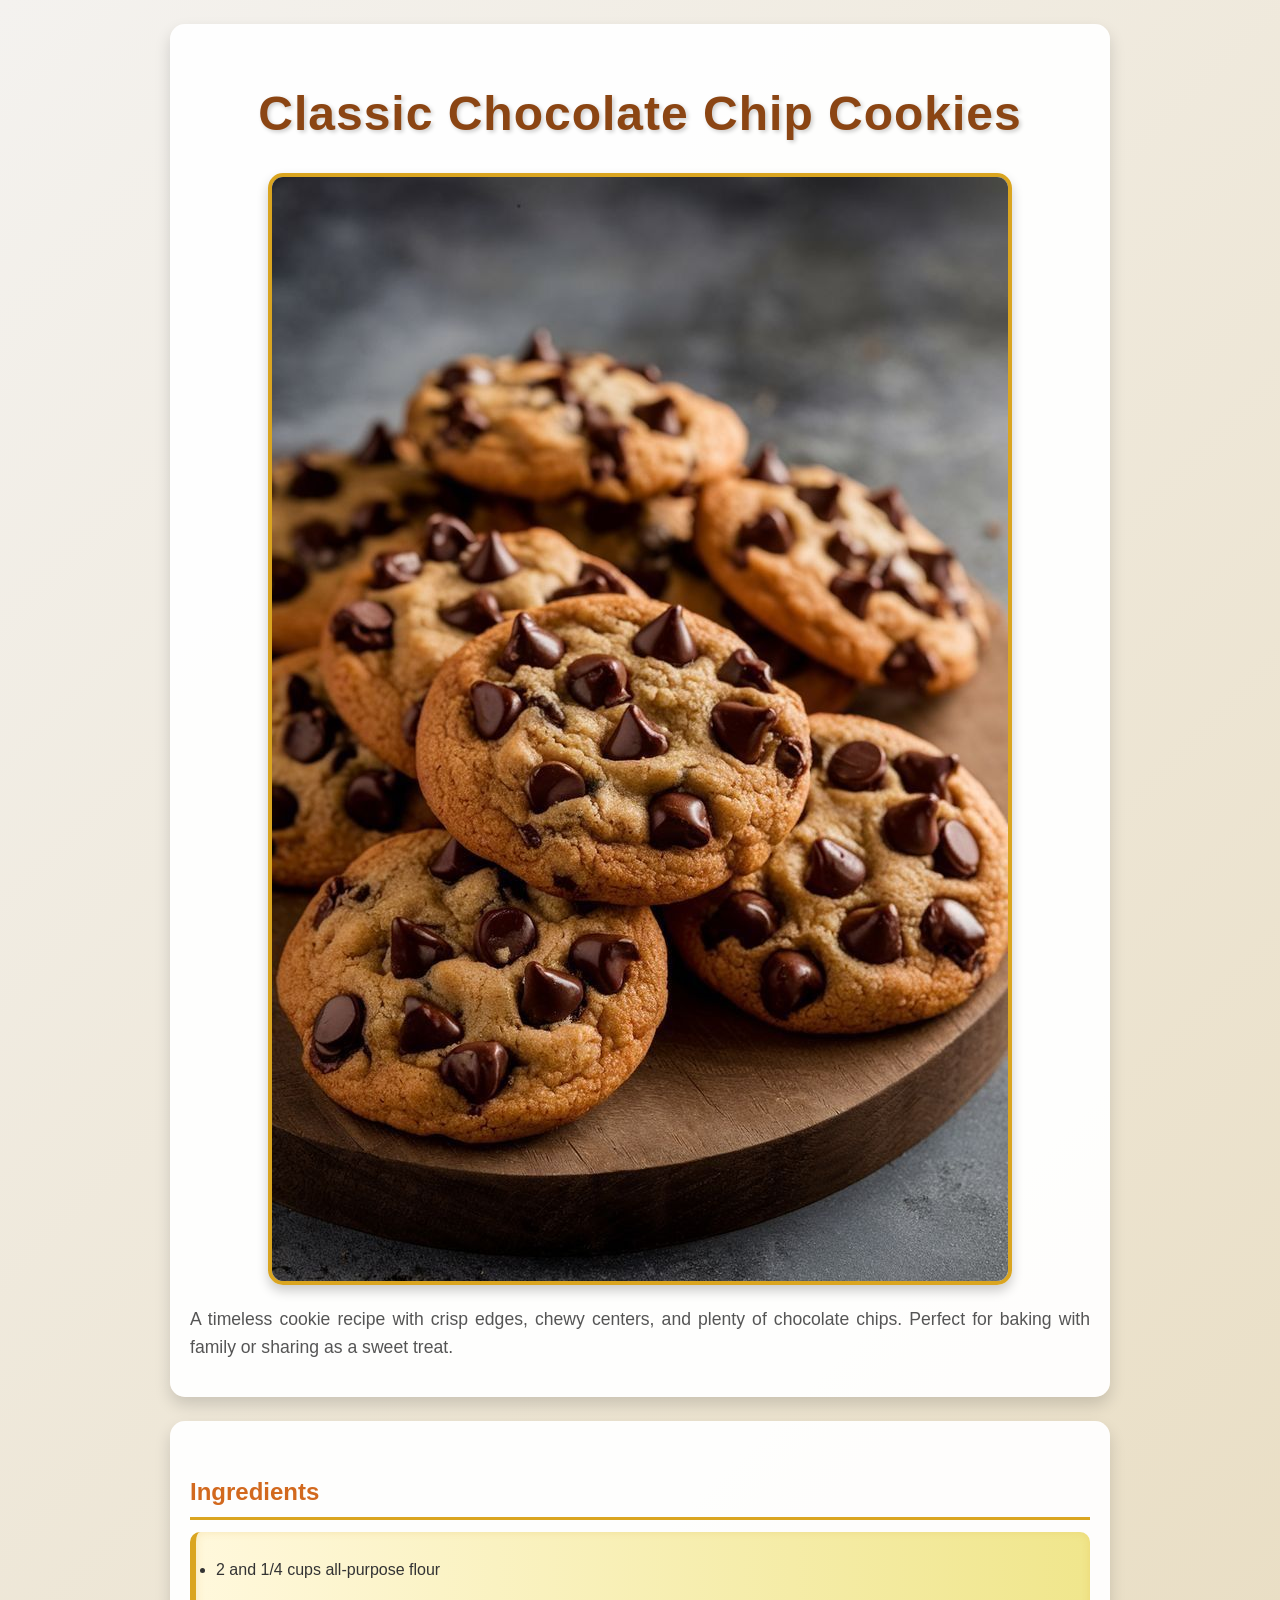
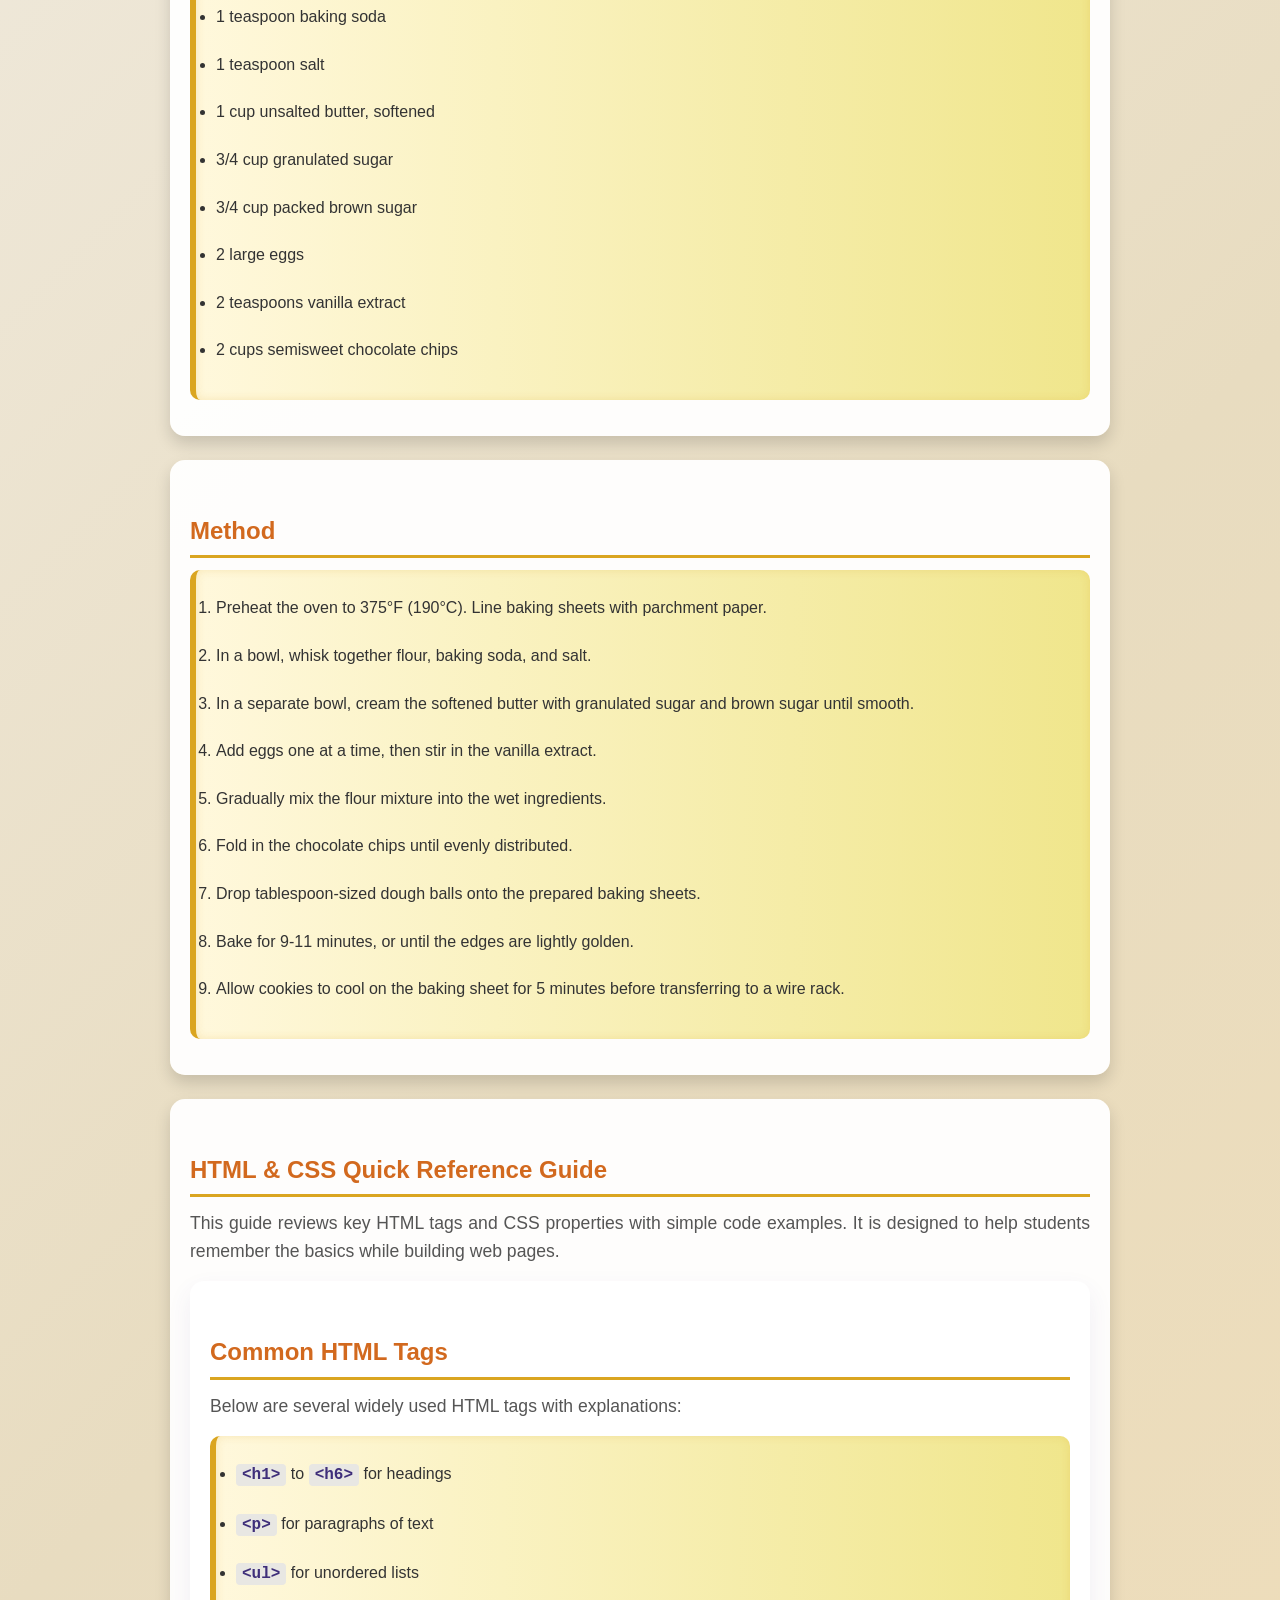
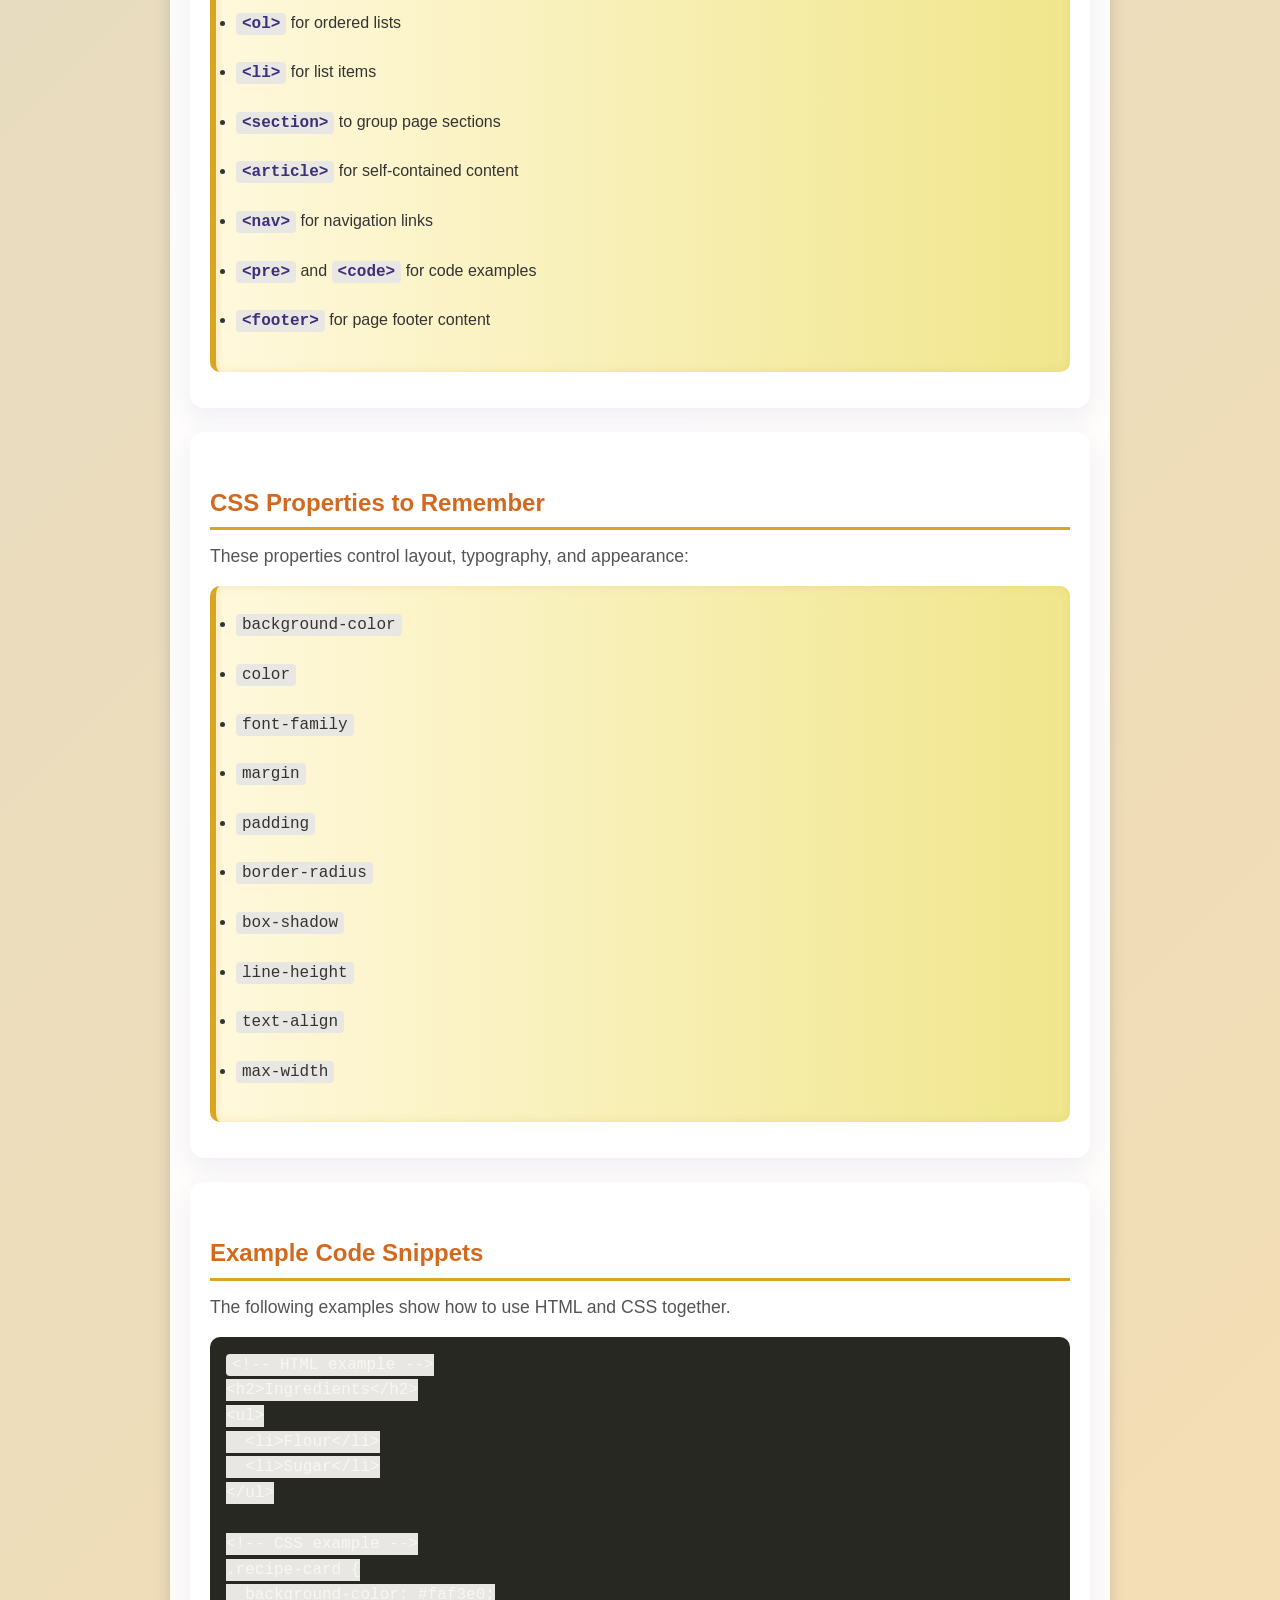
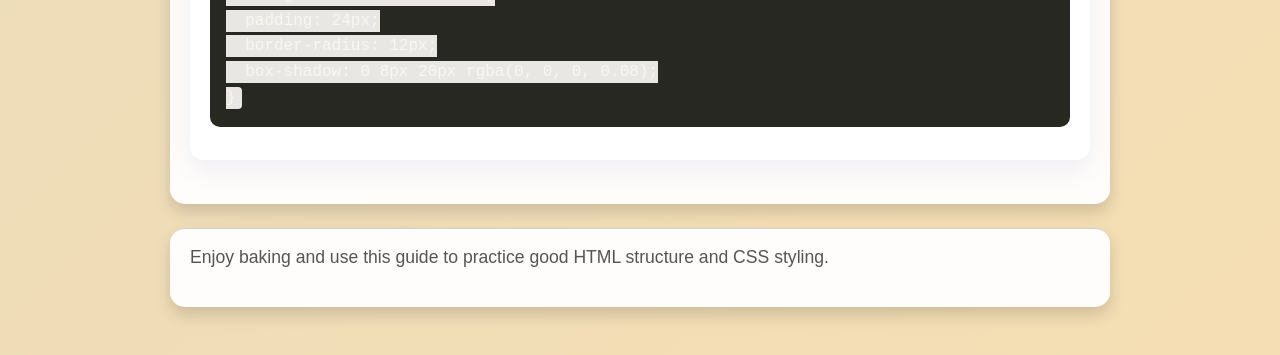
<file: chapters/chapter-1/index.html>
<!DOCTYPE html>
<html lang="en">
  <head>
    <meta charset="UTF-8" />
    <meta name="viewport" content="width=device-width, initial-scale=1.0" />
    <title>Chocolate Chip Cookies Recipe</title>
    <!-- Link the external stylesheet for page styling -->
    <link rel="stylesheet" href="styles.css" />
  </head>
  <body>
    <!-- Main header for the recipe title -->
    <header>
      <h1>Classic Chocolate Chip Cookies</h1>
      <img src="cookie-image.jpg" alt="Chocolate Chip Cookies" class="recipe-image" />
      <p>
        A timeless cookie recipe with crisp edges, chewy centers, and
        plenty of chocolate chips. Perfect for baking with family or sharing
        as a sweet treat.
      </p>
    </header>

    <!-- Section that lists the ingredients needed for the recipe -->
    <section>
      <h2>Ingredients</h2>
      <ul>
        <li>2 and 1/4 cups all-purpose flour</li>
        <li>1 teaspoon baking soda</li>
        <li>1 teaspoon salt</li>
        <li>1 cup unsalted butter, softened</li>
        <li>3/4 cup granulated sugar</li>
        <li>3/4 cup packed brown sugar</li>
        <li>2 large eggs</li>
        <li>2 teaspoons vanilla extract</li>
        <li>2 cups semisweet chocolate chips</li>
      </ul>
    </section>

    <!-- Section that provides a step-by-step cooking method -->
    <section>
      <h2>Method</h2>
      <ol>
        <li>Preheat the oven to 375&deg;F (190&deg;C). Line baking sheets with parchment paper.</li>
        <li>In a bowl, whisk together flour, baking soda, and salt.</li>
        <li>In a separate bowl, cream the softened butter with granulated sugar and brown sugar until smooth.</li>
        <li>Add eggs one at a time, then stir in the vanilla extract.</li>
        <li>Gradually mix the flour mixture into the wet ingredients.</li>
        <li>Fold in the chocolate chips until evenly distributed.</li>
        <li>Drop tablespoon-sized dough balls onto the prepared baking sheets.</li>
        <li>Bake for 9-11 minutes, or until the edges are lightly golden.</li>
        <li>Allow cookies to cool on the baking sheet for 5 minutes before transferring to a wire rack.</li>
      </ol>
    </section>

    <!-- Section showcasing HTML and CSS reference examples -->
    <section>
      <h2>HTML &amp; CSS Quick Reference Guide</h2>
      <p>
        This guide reviews key HTML tags and CSS properties with simple code
        examples. It is designed to help students remember the basics while
        building web pages.
      </p>

      <article>
        <h3>Common HTML Tags</h3>
        <p>Below are several widely used HTML tags with explanations:</p>
        <ul>
          <li><strong><code>&lt;h1&gt;</code></strong> to <strong><code>&lt;h6&gt;</code></strong> for headings</li>
          <li><strong><code>&lt;p&gt;</code></strong> for paragraphs of text</li>
          <li><strong><code>&lt;ul&gt;</code></strong> for unordered lists</li>
          <li><strong><code>&lt;ol&gt;</code></strong> for ordered lists</li>
          <li><strong><code>&lt;li&gt;</code></strong> for list items</li>
          <li><strong><code>&lt;section&gt;</code></strong> to group page sections</li>
          <li><strong><code>&lt;article&gt;</code></strong> for self-contained content</li>
          <li><strong><code>&lt;nav&gt;</code></strong> for navigation links</li>
          <li><strong><code>&lt;pre&gt;</code></strong> and <strong><code>&lt;code&gt;</code></strong> for code examples</li>
          <li><strong><code>&lt;footer&gt;</code></strong> for page footer content</li>
        </ul>
      </article>

      <article>
        <h3>CSS Properties to Remember</h3>
        <p>These properties control layout, typography, and appearance:</p>
        <ul>
          <li><code>background-color</code></li>
          <li><code>color</code></li>
          <li><code>font-family</code></li>
          <li><code>margin</code></li>
          <li><code>padding</code></li>
          <li><code>border-radius</code></li>
          <li><code>box-shadow</code></li>
          <li><code>line-height</code></li>
          <li><code>text-align</code></li>
          <li><code>max-width</code></li>
        </ul>
      </article>

      <article>
        <h3>Example Code Snippets</h3>
        <p>The following examples show how to use HTML and CSS together.</p>
        <pre><code>&lt;!-- HTML example --&gt;
&lt;h2&gt;Ingredients&lt;/h2&gt;
&lt;ul&gt;
  &lt;li&gt;Flour&lt;/li&gt;
  &lt;li&gt;Sugar&lt;/li&gt;
&lt;/ul&gt;

&lt;!-- CSS example --&gt;
.recipe-card {
  background-color: #faf3e0;
  padding: 24px;
  border-radius: 12px;
  box-shadow: 0 8px 20px rgba(0, 0, 0, 0.08);
}
</code></pre>
      </article>
    </section>

    <!-- Footer with a short closing note -->
    <footer>
      <p>Enjoy baking and use this guide to practice good HTML structure and CSS styling.</p>
    </footer>
  </body>
</html>
</file>
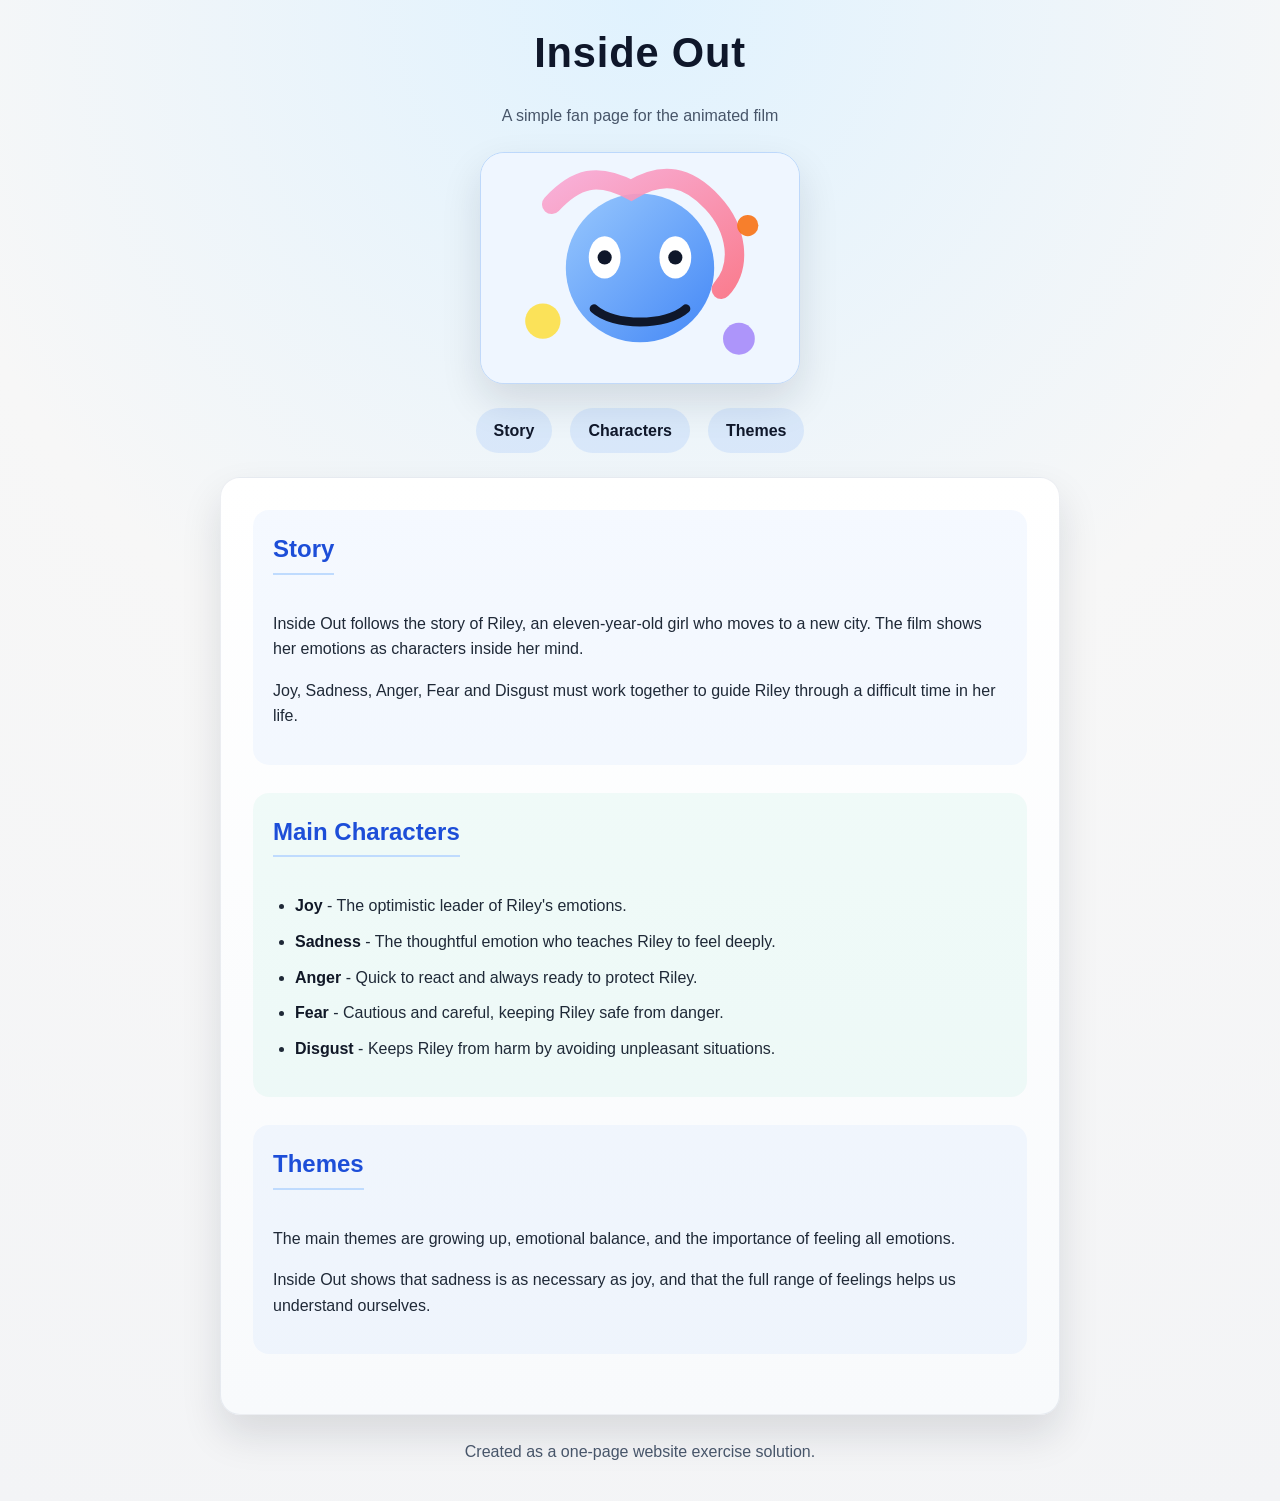
<file: chapters/chapter-2/exercises/One-page website/index.html>
<!DOCTYPE html>
<html lang="en">
<head>
  <meta charset="UTF-8" />
  <meta name="viewport" content="width=device-width, initial-scale=1.0" />
  <title>Pixar's "Inside Out" Fan Page</title>
  <link rel="stylesheet" href="styles.css" />
</head>
<body>
  <header>
    <h1>Inside Out</h1>
    <p>A simple fan page for the animated film</p>
    <div class="hero-image">
      <img src="illustration.svg" alt="Inside Out character illustration" />
    </div>
  </header>

  <nav>
    <a href="#story">Story</a>
    <a href="#characters">Characters</a>
    <a href="#themes">Themes</a>
  </nav>

  <main>
    <section id="story">
      <h2>Story</h2>
      <p>Inside Out follows the story of Riley, an eleven-year-old girl who moves to a new city. The film shows her emotions as characters inside her mind.</p>
      <p>Joy, Sadness, Anger, Fear and Disgust must work together to guide Riley through a difficult time in her life.</p>
    </section>

    <section id="characters">
      <h2>Main Characters</h2>
      <ul>
        <li><strong>Joy</strong> - The optimistic leader of Riley's emotions.</li>
        <li><strong>Sadness</strong> - The thoughtful emotion who teaches Riley to feel deeply.</li>
        <li><strong>Anger</strong> - Quick to react and always ready to protect Riley.</li>
        <li><strong>Fear</strong> - Cautious and careful, keeping Riley safe from danger.</li>
        <li><strong>Disgust</strong> - Keeps Riley from harm by avoiding unpleasant situations.</li>
      </ul>
    </section>

    <section id="themes">
      <h2>Themes</h2>
      <p>The main themes are growing up, emotional balance, and the importance of feeling all emotions.</p>
      <p>Inside Out shows that sadness is as necessary as joy, and that the full range of feelings helps us understand ourselves.</p>
    </section>
  </main>

  <footer>
    <p>Created as a one-page website exercise solution.</p>
  </footer>
</body>
</html>
</file>
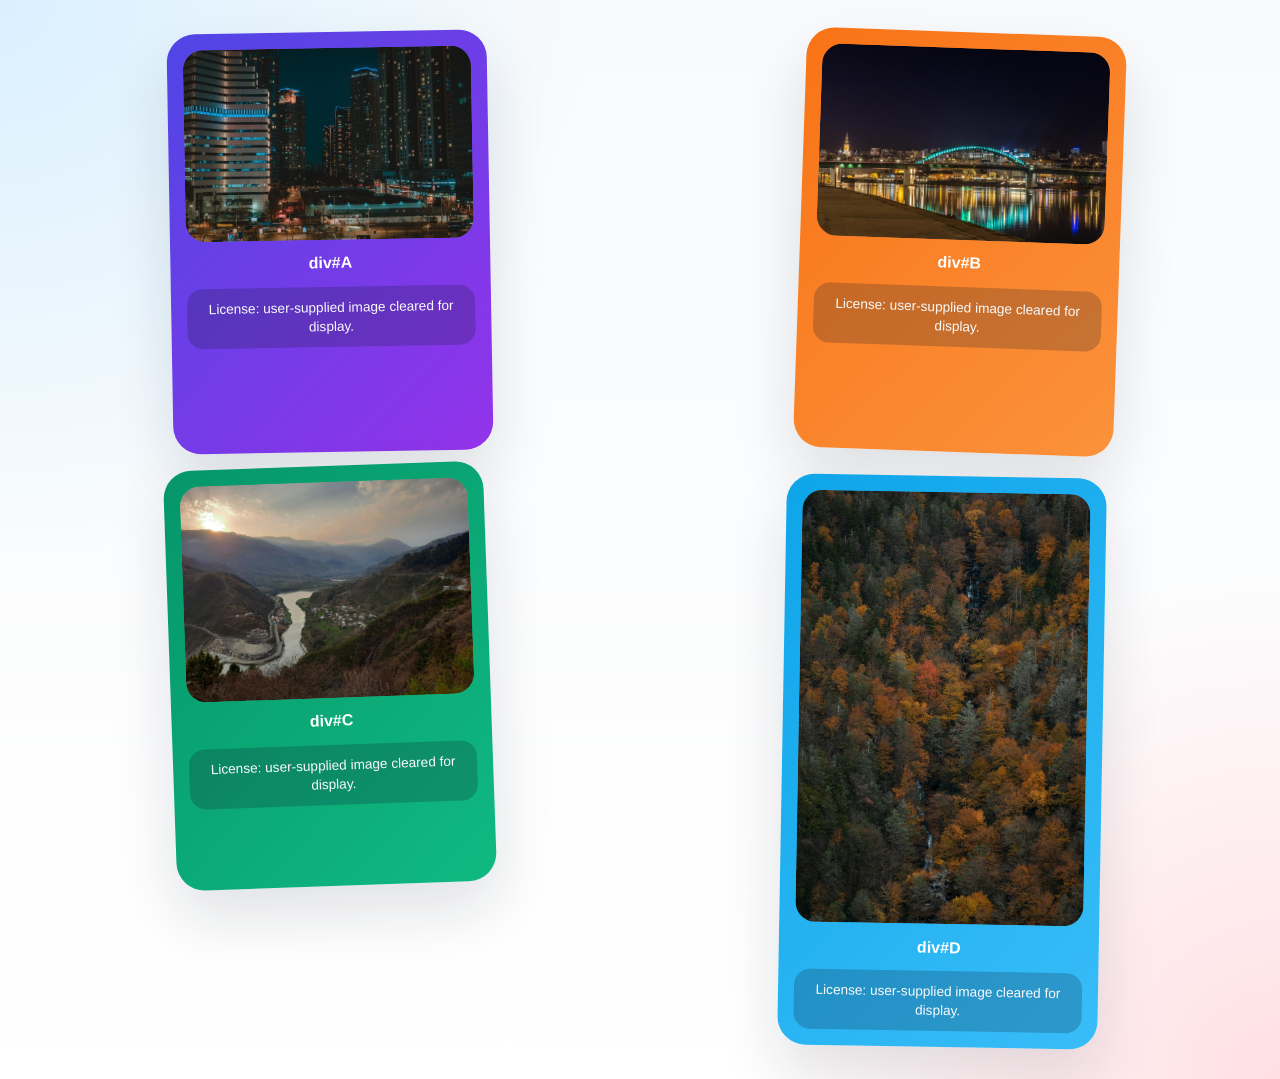
<file: chapters/chapter-3/exercises/styling-those-divs/index.html>
<!DOCTYPE html>
<html lang="en">
  <head>
    <meta charset="UTF-8" />
    <meta http-equiv="X-UA-Compatible" content="IE=edge" />
    <meta name="viewport" content="width=device-width, initial-scale=1.0" />
    <link rel="stylesheet" href="style.css" type="text/css" />
    <link rel="stylesheet" href="additionalStyle.css" type="text/css" />
    <title>Styling those divs</title>
  </head>
  <body>
    <div id="A">
      <img
        src="image1.jpg"
        alt="Card A user-supplied landscape photo"
        title="الصورة الأولى في المربع A"
        width="1280"
        height="853"
      />
      <p>div#A</p>
      <p class="license">License: user-supplied image cleared for display.</p>
    </div>

    <div id="B">
      <img
        src="image2.jpg"
        alt="Card B user-supplied landscape photo"
        title="الصورة الثانية في المربع B"
        width="1280"
        height="853"
      />
      <p>div#B</p>
      <p class="license">License: user-supplied image cleared for display.</p>
    </div>

    <div id="C">
      <img
        src="image3.jpg"
        alt="Card C user-supplied landscape photo"
        title="الصورة الثالثة في المربع C"
        width="1280"
        height="960"
      />
      <p>div#C</p>
      <p class="license">License: user-supplied image cleared for display.</p>
    </div>

    <div id="D">
      <img
        src="image4.jpg"
        alt="Card D user-supplied portrait photo"
        title="الصورة الرابعة في المربع D"
        width="853"
        height="1280"
      />
      <p>div#D</p>
      <p class="license">License: user-supplied image cleared for display.</p>
    </div>
  </body>
</html>
</file>
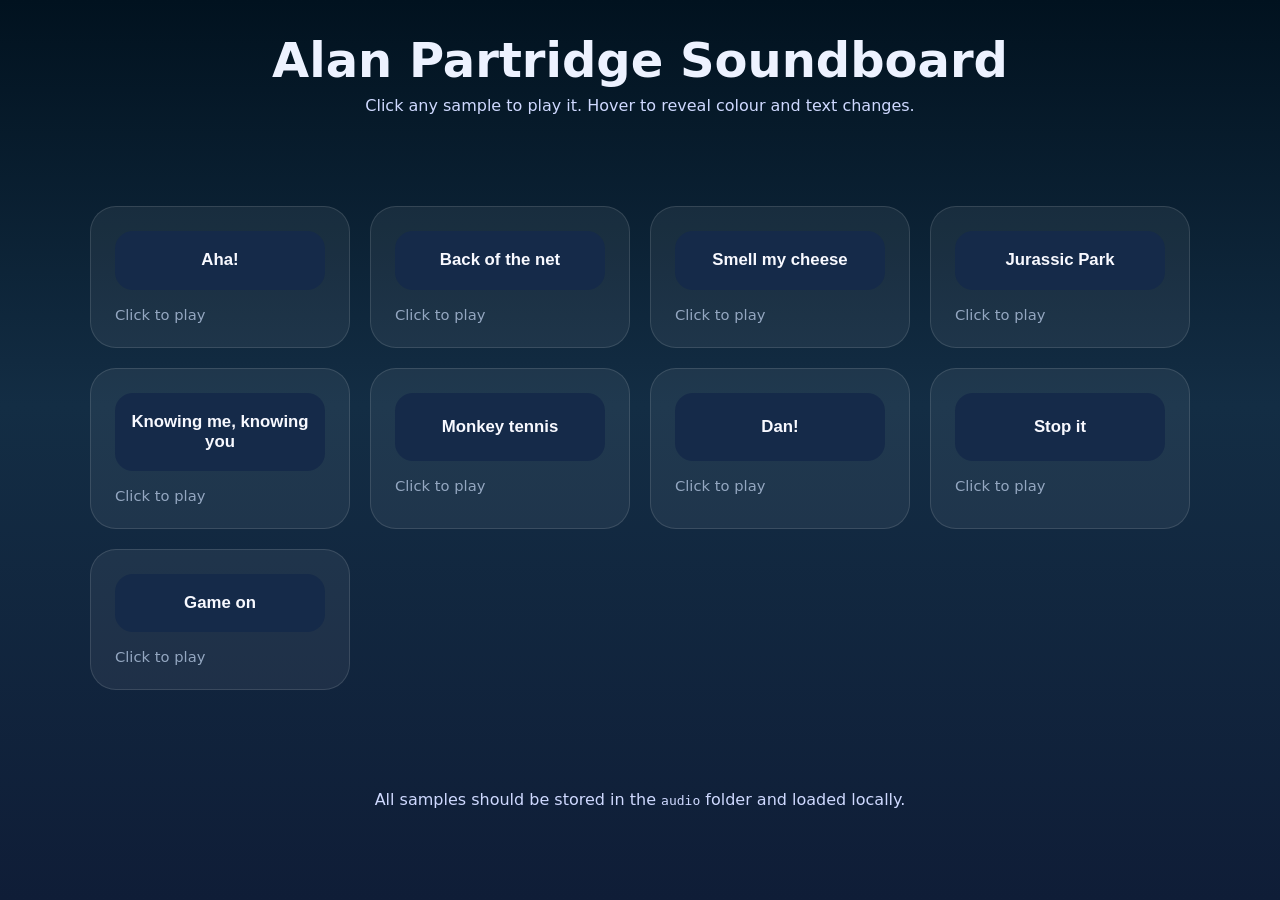
<file: chapters/chapter-5/exercises/Alan Partridge Soundboard/index.html>
<!DOCTYPE html>
<html lang="en">
<head>
  <meta charset="UTF-8">
  <meta name="viewport" content="width=device-width, initial-scale=1.0">
  <title>Alan Partridge Soundboard</title>
  <link rel="stylesheet" href="style.css">
</head>
<body>
  <main>
    <header>
      <h1>Alan Partridge Soundboard</h1>
      <p>Click any sample to play it. Hover to reveal colour and text changes.</p>
    </header>

    <section class="soundboard">
      <div class="sample-grid" id="sampleGrid" aria-label="Alan Partridge audio samples"></div>
    </section>

    <footer>
      <p>All samples should be stored in the <code>audio</code> folder and loaded locally.</p>
    </footer>
  </main>

  <script src="index.js"></script>
</body>
</html>
</file>
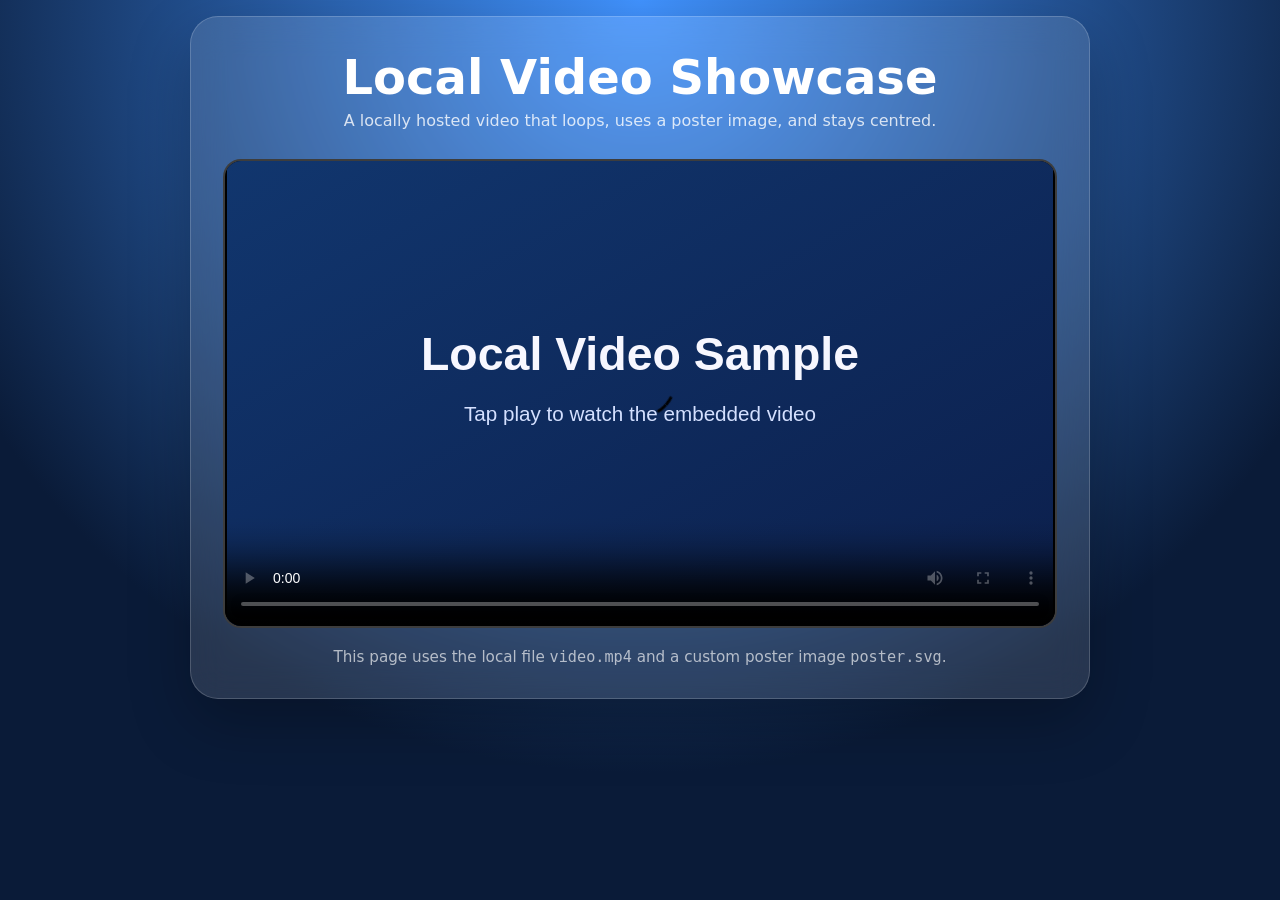
<file: chapters/chapter-5/exercises/Embed Video/index.html>
<!DOCTYPE html>
<html lang="en">
<head>
  <meta charset="UTF-8">
  <meta name="viewport" content="width=device-width, initial-scale=1.0">
  <title>Embed Video</title>
  <link rel="stylesheet" href="style.css">
</head>
<body>
  <div class="page-wrapper">
    <div class="video-card">
      <h1>Local Video Showcase</h1>
      <p class="subtitle">A locally hosted video that loops, uses a poster image, and stays centred.</p>
      <video controls loop poster="poster.svg">
        <source src="video.mp4" type="video/mp4">
        Your browser does not support HTML5 video.
      </video>
      <p class="caption">This page uses the local file <code>video.mp4</code> and a custom poster image <code>poster.svg</code>.</p>
    </div>
  </div>
</body>
</html>
</file>
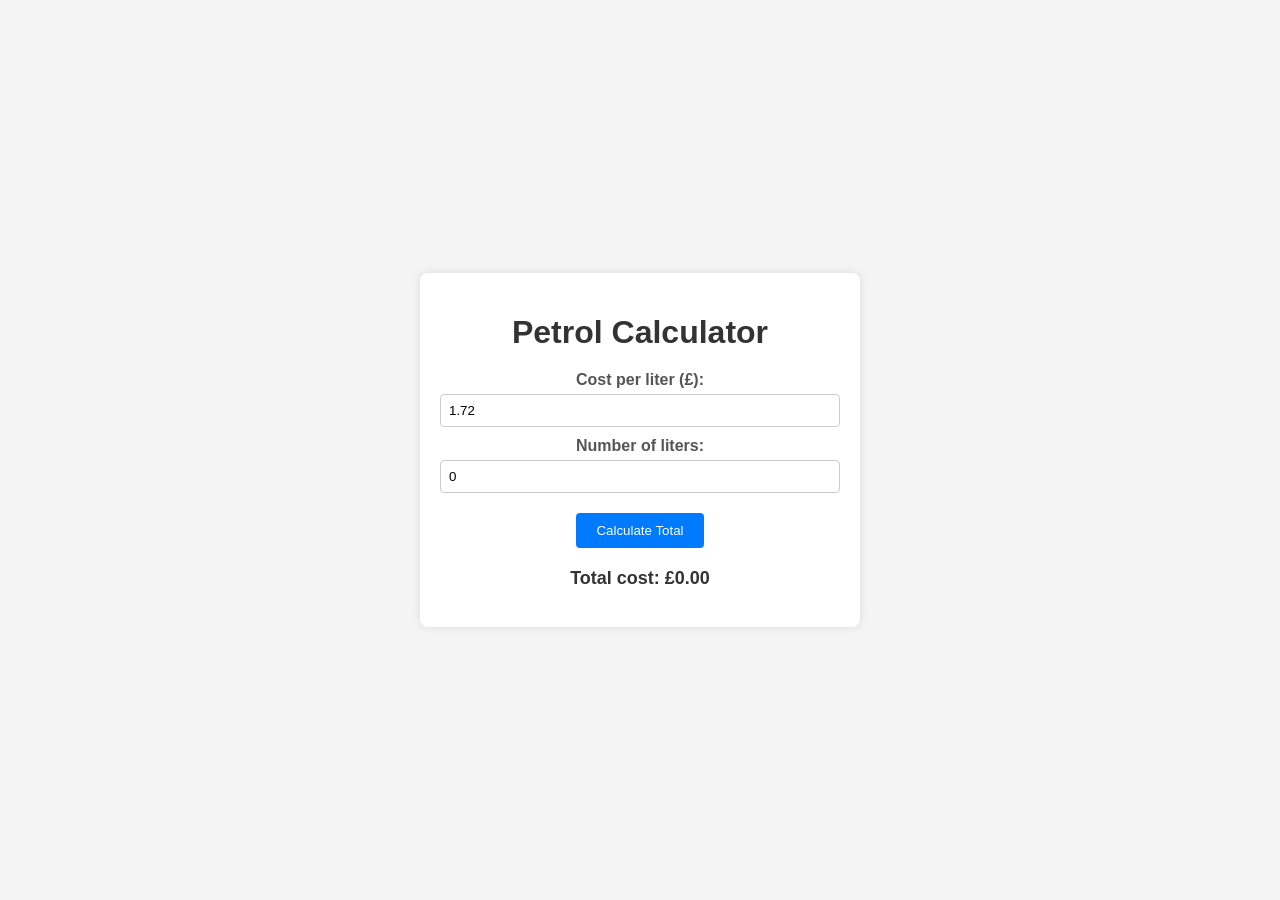
<file: chapters/chapter-6/exercises/petrol-calculator/index.html>
<!DOCTYPE html>
<!-- Petrol Calculator HTML file -->
<html lang="en">
<head>
    <meta charset="UTF-8">
    <meta name="viewport" content="width=device-width, initial-scale=1.0">
    <!-- Title of the page -->
    <title>Petrol Calculator</title>
    <!-- Link to the CSS stylesheet -->
    <link rel="stylesheet" href="style.css">
</head>
<body>
    <!-- Main container for the calculator -->
    <div class="container">
        <h1>Petrol Calculator</h1>
        <!-- Input for cost per liter -->
        <label for="cost">Cost per liter (£):</label>
        <input type="number" id="cost" value="1.72" step="0.01">
        <!-- Input for number of liters -->
        <label for="liters">Number of liters:</label>
        <input type="number" id="liters" value="0" step="0.01">
        <!-- Button to calculate total -->
        <button id="calculate">Calculate Total</button>
        <!-- Paragraph to display the result -->
        <p id="result">Total cost: £0.00</p>
    </div>
    <!-- Link to the JavaScript file -->
    <script src="index.js"></script>
</body>
</html>
</file>
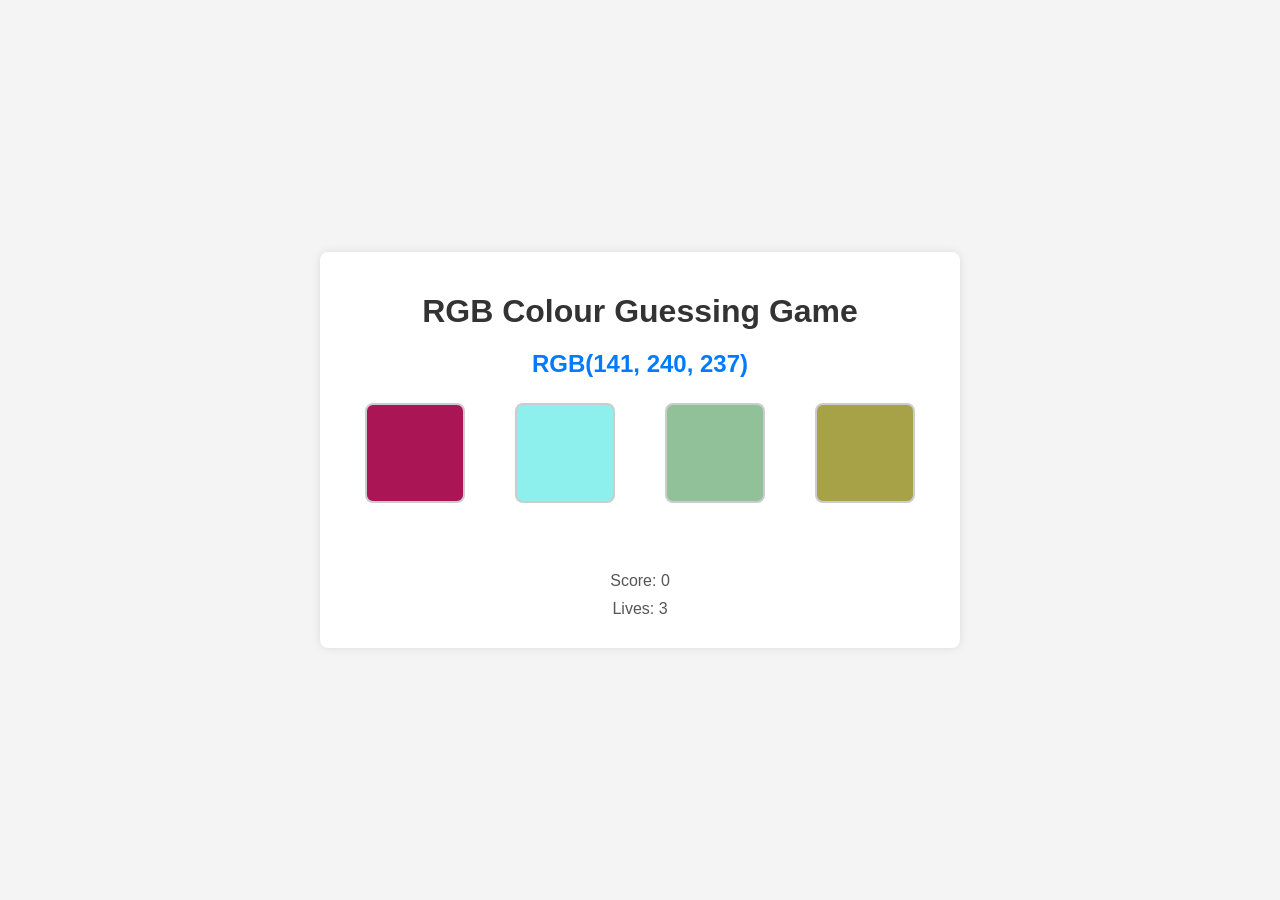
<file: chapters/chapter-6/exercises/rgb-colour-guessing-game/index.html>
<!DOCTYPE html>
<!-- RGB Colour Guessing Game HTML file -->
<html lang="en">
<head>
    <meta charset="UTF-8">
    <meta name="viewport" content="width=device-width, initial-scale=1.0">
    <!-- Title of the game -->
    <title>RGB Colour Guessing Game</title>
    <!-- Link to the CSS stylesheet -->
    <link rel="stylesheet" href="style.css">
</head>
<body>
    <!-- Main container for the game -->
    <div class="container">
        <h1>RGB Colour Guessing Game</h1>
        <!-- Display the RGB value to guess -->
        <p id="rgb-display">RGB(255, 0, 0)</p>
        <!-- Container for the color options -->
        <div id="options"></div>
        <!-- Message for feedback -->
        <p id="message"></p>
        <!-- Display current score -->
        <p id="score">Score: 0</p>
        <!-- Display remaining lives -->
        <p id="lives">Lives: 3</p>
        <!-- Replay button, hidden initially -->
        <button id="replay" style="display:none;">Replay</button>
    </div>
    <!-- Link to the JavaScript file -->
    <script src="index.js"></script>
</body>
</html>
</file>
<file: chapters/chapter-1/styles.css>
/* Base page styling for body and typography */
body {
  margin: 0;
  padding: 24px;
  font-family: 'Segoe UI', Tahoma, Geneva, Verdana, sans-serif;
  background: linear-gradient(135deg, #f4f2ef 0%, #e8dcc0 50%, #f5deb3 100%);
  color: #333333;
  line-height: 1.6;
  animation: fadeIn 1s ease-in;
}

@keyframes fadeIn {
  from { opacity: 0; }
  to { opacity: 1; }
}

/* Center content and limit width for readability */
body > header,
body > section,
footer {
  max-width: 900px;
  margin: 0 auto 24px;
  padding: 20px;
  background-color: rgba(255, 255, 255, 0.95);
  border-radius: 15px;
  box-shadow: 0 8px 16px rgba(0, 0, 0, 0.15);
  transition: transform 0.3s ease, box-shadow 0.3s ease;
}

body > header:hover,
body > section:hover {
  transform: translateY(-5px);
  box-shadow: 0 12px 24px rgba(0, 0, 0, 0.2);
}

/* Style the main recipe title */
h1 {
  font-size: 3rem;
  margin-bottom: 8px;
  color: #8b4513;
  text-align: center;
  text-shadow: 2px 2px 4px rgba(0, 0, 0, 0.2);
  font-weight: bold;
  letter-spacing: 1px;
}

/* Section headings stand out with clear spacing */
h2,
h3 {
  color: #d2691e;
  margin-top: 32px;
  margin-bottom: 12px;
  border-bottom: 3px solid #daa520;
  padding-bottom: 5px;
  font-size: 1.5rem;
  font-weight: 600;
}

/* Paragraph formatting for readability */
p {
  margin: 0 0 16px;
  font-size: 1.1rem;
  color: #555;
  text-align: justify;
}

/* List styling for ingredients and methods */
ul,
ol {
  padding-left: 24px;
  margin-top: 0;
  background: linear-gradient(90deg, #fff8dc 0%, #f0e68c 100%);
  padding: 20px;
  border-radius: 10px;
  border-left: 6px solid #daa520;
  box-shadow: inset 0 0 10px rgba(218, 165, 32, 0.2);
}

li {
  margin-bottom: 12px;
  color: #333;
  padding: 5px 0;
  transition: color 0.3s ease, transform 0.2s ease;
}

li:hover {
  color: #8b4513;
  transform: translateX(5px);
}

/* Image styling */
.recipe-image {
  display: block;
  margin: 20px auto;
  max-width: 100%;
  height: auto;
  border-radius: 15px;
  box-shadow: 0 6px 12px rgba(0, 0, 0, 0.2);
  border: 4px solid #daa520;
  transition: transform 0.3s ease, box-shadow 0.3s ease;
}

.recipe-image:hover {
  transform: scale(1.05);
  box-shadow: 0 10px 20px rgba(0, 0, 0, 0.3);
}

/* Responsive design */
@media (max-width: 768px) {
  body {
    padding: 10px;
  }
  
  h1 {
    font-size: 2.5rem;
  }
  
  body > header,
  body > section,
  footer {
    padding: 15px;
  }
}

/* Highlight code examples with a light background */
pre {
  background-color: #272822;
  color: #f8f8f2;
  padding: 16px;
  border-radius: 10px;
  overflow: auto;
}

code {
  font-family: 'Courier New', Courier, monospace;
  background-color: #e8e7e3;
  padding: 2px 6px;
  border-radius: 4px;
}

/* Article boxes create a clean visual hierarchy */
article {
  background-color: #ffffff;
  padding: 20px;
  border-radius: 14px;
  box-shadow: 0 10px 24px rgba(80, 66, 154, 0.08);
  margin-bottom: 24px;
}

/* Footer styling */
footer {
  border-top: 1px solid #d5d1cc;
  padding-top: 14px;
  color: #5e5a66;
  text-align: center;
}

/* Strong tag emphasis color for inline highlights */
strong {
  color: #3f2f7a;
}
</file>
<file: chapters/chapter-2/exercises/One-page website/styles.css>
* {
  box-sizing: border-box;
}

body {
  margin: 0;
  font-family: 'Segoe UI', Tahoma, Geneva, Verdana, sans-serif;
  line-height: 1.6;
  color: #1f2937;
  background: radial-gradient(circle at top center, #e0f2fe 0%, #f7f7f7 45%, #f3f4f6 100%);
  padding: 20px;
}

header {
  text-align: center;
  margin-bottom: 24px;
  color: #0f172a;
}

header h1 {
  font-size: 2.6rem;
  letter-spacing: 0.02em;
  margin-bottom: 8px;
}

header p {
  color: #475569;
  font-size: 1rem;
}

.hero-image {
  display: flex;
  justify-content: center;
  margin-top: 24px;
}

.hero-image img {
  width: min(100%, 320px);
  height: auto;
  border-radius: 24px;
  border: 1px solid rgba(59, 130, 246, 0.24);
  box-shadow: 0 18px 40px rgba(15, 23, 42, 0.12);
}

nav {
  display: flex;
  justify-content: center;
  gap: 18px;
  margin-bottom: 24px;
  flex-wrap: wrap;
}

nav a {
  color: #0f172a;
  text-decoration: none;
  font-weight: 700;
  padding: 10px 18px;
  border-radius: 999px;
  background: rgba(59, 130, 246, 0.12);
  transition: transform 0.2s ease, background 0.2s ease, color 0.2s ease;
}

nav a:hover,
nav a:focus-visible {
  background: #2563eb;
  color: #ffffff;
  transform: translateY(-2px);
}

main {
  max-width: 840px;
  margin: 0 auto;
  background: linear-gradient(180deg, #ffffff 0%, #f8fafc 100%);
  border-radius: 20px;
  padding: 32px;
  box-shadow: 0 20px 40px rgba(15, 23, 42, 0.12);
  border: 1px solid rgba(148, 163, 184, 0.18);
}

h1, h2 {
  margin-top: 0;
}

h2 {
  color: #1d4ed8;
  border-bottom: 2px solid #bfdbfe;
  display: inline-block;
  padding-bottom: 4px;
}

section {
  margin-bottom: 28px;
}

section:nth-child(odd) {
  background: rgba(59, 130, 246, 0.05);
  border-radius: 16px;
  padding: 20px;
}

section:nth-child(even) {
  background: rgba(16, 185, 129, 0.05);
  border-radius: 16px;
  padding: 20px;
}

ul {
  padding-left: 22px;
}

li {
  margin-bottom: 10px;
}

strong {
  color: #111827;
}

footer {
  text-align: center;
  margin-top: 24px;
  color: #475569;
}

@media (max-width: 640px) {
  body {
    padding: 14px;
  }

  main {
    padding: 22px;
  }

  nav {
    gap: 12px;
  }
}
</file>
<file: chapters/chapter-3/exercises/styling-those-divs/style.css>
* {
  box-sizing: border-box;
}

body {
  margin: 0;
  min-height: 100vh;
  display: grid;
  grid-template-columns: repeat(2, minmax(260px, 1fr));
  grid-auto-rows: auto;
  gap: 1.5rem;
  padding: 2rem;
  background: radial-gradient(circle at top left, #daf0ff 0%, transparent 35%),
    radial-gradient(circle at bottom right, #ffdfe3 0%, transparent 30%),
    linear-gradient(180deg, #f8fafc 0%, #ffffff 100%);
  align-items: start;
  justify-items: center;
  font-family: "Segoe UI", Tahoma, Geneva, Verdana, sans-serif;
}

body > div {
  width: min(320px, 100%);
  display: flex;
  flex-direction: column;
  align-items: center;
  justify-content: flex-start;
  gap: 0.9rem;
  padding: 1rem;
  min-height: 420px;
  background: rgba(255, 255, 255, 0.12);
  border-radius: 28px;
  box-shadow: 0 28px 60px rgba(15, 23, 42, 0.12);
  text-transform: none;
}

body > div img {
  width: 100%;
  height: auto;
  border-radius: 20px;
  box-shadow: inset 0 0 0 1px rgba(255, 255, 255, 0.16);
  object-fit: cover;
}

body > div p {
  margin: 0;
  color: white;
  font-size: 1rem;
  font-weight: 700;
}

body > div .license {
  width: 100%;
  padding: 0.7rem 0.9rem;
  border-radius: 16px;
  background: rgba(15, 23, 42, 0.22);
  color: #f8fafc;
  font-size: 0.85rem;
  font-weight: 500;
  text-align: center;
  line-height: 1.4;
}

#A {
  background: linear-gradient(135deg, #4f46e5 0%, #9333ea 100%);
}

#B {
  background: linear-gradient(135deg, #f97316 0%, #fb923c 100%);
}

#C {
  background: linear-gradient(135deg, #059669 0%, #10b981 100%);
}

#D {
  background: linear-gradient(135deg, #0ea5e9 0%, #38bdf8 100%);
}
</file>
<file: chapters/chapter-3/exercises/styling-those-divs/additionalStyle.css>
body {
  padding: 2rem;
}

#A {
  transform: translateY(0px) rotate(-1deg);
}

#B {
  transform: translateX(10px) rotate(2deg);
}

#C {
  transform: translateY(-10px) rotate(-2deg);
}

#D {
  transform: translateX(-8px) rotate(1deg);
}

#A,
#B,
#C,
#D {
  transition: transform 0.25s ease, box-shadow 0.25s ease;
}

#A:hover,
#B:hover,
#C:hover,
#D:hover {
  transform: translateY(-8px) scale(1.02);
  box-shadow: 0 34px 65px rgba(15, 23, 42, 0.18);
}
</file>
<file: chapters/chapter-5/exercises/Alan Partridge Soundboard/style.css>
* {
  box-sizing: border-box;
}
html, body {
  margin: 0;
  min-height: 100%;
}
body {
  font-family: 'Segoe UI', system-ui, sans-serif;
  background: linear-gradient(180deg, #01121f 0%, #132d44 45%, #0f1d37 100%);
  color: #edf2ff;
}
main {
  min-height: 100vh;
  padding: 2rem 1.5rem;
  display: grid;
  gap: 2rem;
  align-items: start;
}
header {
  text-align: center;
}
h1 {
  margin: 0;
  font-size: clamp(2rem, 4vw, 3rem);
}
p {
  margin: 0.5rem auto 0;
  max-width: 44rem;
  color: #cfd9ff;
}
.soundboard {
  display: grid;
  place-items: center;
}
.sample-grid {
  width: min(100%, 1100px);
  display: grid;
  grid-template-columns: repeat(auto-fit, minmax(240px, 1fr));
  gap: 1.25rem;
}
.sample-card {
  display: grid;
  gap: 1rem;
  padding: 1.5rem;
  border-radius: 26px;
  background: rgba(255, 255, 255, 0.06);
  border: 1px solid rgba(255, 255, 255, 0.12);
  transition: transform 0.25s ease, background-color 0.25s ease;
}
.sample-button {
  border: none;
  width: 100%;
  padding: 1.2rem 1rem;
  border-radius: 18px;
  font-size: 1.05rem;
  font-weight: 700;
  background: #152a49;
  color: #f8f9ff;
  cursor: pointer;
  transition: background 0.25s ease, color 0.25s ease, transform 0.25s ease;
}
.sample-button:hover,
.sample-card:hover .sample-button {
  background: #f8ca3f;
  color: #081017;
  transform: translateY(-4px);
}
.sample-title {
  font-size: 0.95rem;
  letter-spacing: 0.03em;
}
.sample-meta {
  margin: 0;
  color: #94a7c1;
  font-size: 0.92rem;
}
footer {
  text-align: center;
  color: #9db2db;
}
@media (max-width: 640px) {
  main {
    padding: 1.2rem;
  }
}
</file>
<file: chapters/chapter-5/exercises/Embed Video/style.css>
* {
  box-sizing: border-box;
}
html, body {
  margin: 0;
  min-height: 100%;
}
body {
  display: grid;
  place-items: center;
  background: radial-gradient(circle at top, #4193ff 0%, #0a1b38 70%);
  color: #ffffff;
  font-family: Inter, system-ui, -apple-system, BlinkMacSystemFont, 'Segoe UI', sans-serif;
  padding: 1rem;
}
.page-wrapper {
  width: min(100%, 900px);
}
.video-card {
  width: 100%;
  padding: 2rem;
  background: rgba(255, 255, 255, 0.12);
  border: 1px solid rgba(255, 255, 255, 0.18);
  border-radius: 28px;
  box-shadow: 0 24px 60px rgba(0, 0, 0, 0.25);
  backdrop-filter: blur(18px);
  text-align: center;
}
h1 {
  margin: 0 0 0.4rem;
  font-size: clamp(2rem, 4vw, 3rem);
}
.subtitle {
  margin: 0 0 1.8rem;
  color: rgba(255, 255, 255, 0.8);
  font-size: 1rem;
}
video {
  width: 100%;
  max-width: 100%;
  border-radius: 18px;
  border: 2px solid rgba(255, 255, 255, 0.24);
  background: #000;
  aspect-ratio: 16 / 9;
}
.caption {
  margin: 1rem 0 0;
  color: rgba(255, 255, 255, 0.65);
  font-size: 0.95rem;
}
</file>
<file: chapters/chapter-6/exercises/petrol-calculator/style.css>
/* Petrol Calculator CSS file */
/* Body styling for overall layout */
body {
    font-family: Arial, sans-serif;
    background-color: #f4f4f4;
    display: flex;
    justify-content: center;
    align-items: center;
    height: 100vh;
    margin: 0;
    /* Animation for background color change on load */
    animation: fadeIn 1s ease-in;
}

/* Keyframe for fade in animation */
@keyframes fadeIn {
    from { opacity: 0; }
    to { opacity: 1; }
}

/* Container for the calculator */
.container {
    background-color: white;
    padding: 20px;
    border-radius: 8px;
    box-shadow: 0 0 10px rgba(0,0,0,0.1);
    text-align: center;
    max-width: 400px;
    width: 100%;
    /* Animation for container slide in */
    animation: slideIn 0.5s ease-out;
}

/* Keyframe for slide in animation */
@keyframes slideIn {
    from { transform: translateY(-20px); opacity: 0; }
    to { transform: translateY(0); opacity: 1; }
}

/* Heading styling */
h1 {
    color: #333;
    margin-bottom: 20px;
}

/* Label styling */
label {
    display: block;
    margin-top: 10px;
    font-weight: bold;
    color: #555;
}

/* Input field styling */
input {
    width: 100%;
    padding: 8px;
    margin-top: 5px;
    border: 1px solid #ccc;
    border-radius: 4px;
    box-sizing: border-box;
    transition: border-color 0.3s, box-shadow 0.3s;
}

/* Focus effect for inputs */
input:focus {
    border-color: #007bff;
    outline: none;
    box-shadow: 0 0 5px rgba(0,123,255,0.5);
}

/* Button styling */
button {
    background-color: #007bff;
    color: white;
    border: none;
    padding: 10px 20px;
    margin-top: 20px;
    border-radius: 4px;
    cursor: pointer;
    transition: background-color 0.3s, transform 0.2s;
}

/* Hover effect for button */
button:hover {
    background-color: #0056b3;
    transform: scale(1.05);
}

/* Result paragraph styling */
#result {
    margin-top: 20px;
    font-size: 18px;
    font-weight: bold;
    color: #333;
    /* Animation for result update */
    transition: color 0.3s;
}
</file>
<file: chapters/chapter-6/exercises/rgb-colour-guessing-game/style.css>
/* RGB Colour Guessing Game CSS file */
/* Body styling for overall layout */
body {
    font-family: Arial, sans-serif;
    background-color: #f4f4f4;
    display: flex;
    justify-content: center;
    align-items: center;
    height: 100vh;
    margin: 0;
    /* Animation for background */
    animation: backgroundPulse 3s infinite;
}

/* Keyframe for background pulse animation */
@keyframes backgroundPulse {
    0% { background-color: #f4f4f4; }
    50% { background-color: #e9ecef; }
    100% { background-color: #f4f4f4; }
}

/* Container for the game */
.container {
    background-color: white;
    padding: 20px;
    border-radius: 8px;
    box-shadow: 0 0 10px rgba(0,0,0,0.1);
    text-align: center;
    max-width: 600px;
    width: 100%;
    /* Animation for container */
    animation: bounceIn 0.6s ease-out;
}

/* Keyframe for bounce in animation */
@keyframes bounceIn {
    0% { transform: scale(0.3); opacity: 0; }
    50% { transform: scale(1.05); }
    70% { transform: scale(0.9); }
    100% { transform: scale(1); opacity: 1; }
}

/* Heading styling */
h1 {
    color: #333;
    margin-bottom: 20px;
}

/* RGB display styling */
#rgb-display {
    font-size: 24px;
    font-weight: bold;
    margin: 20px 0;
    color: #007bff;
    /* Animation for text color change */
    animation: colorChange 2s infinite;
}

/* Keyframe for color change animation */
@keyframes colorChange {
    0% { color: #007bff; }
    50% { color: #28a745; }
    100% { color: #007bff; }
}

/* Options container */
#options {
    display: flex;
    justify-content: space-around;
    margin: 20px 0;
    flex-wrap: wrap;
}

/* Color option buttons */
.color-option {
    width: 100px;
    height: 100px;
    border: 2px solid #ccc;
    border-radius: 8px;
    cursor: pointer;
    transition: transform 0.3s, box-shadow 0.3s, border-color 0.3s;
    margin: 5px;
}

/* Hover effect for color options */
.color-option:hover {
    transform: scale(1.1);
    box-shadow: 0 0 15px rgba(0,0,0,0.3);
    border-color: #007bff;
}

/* Message styling */
#message {
    font-size: 18px;
    margin: 20px 0;
    font-weight: bold;
    min-height: 24px; /* To prevent layout shift */
}

/* Score and lives styling */
#score, #lives {
    font-size: 16px;
    margin: 10px 0;
    color: #555;
}

/* Replay button styling */
#replay {
    background-color: #28a745;
    color: white;
    border: none;
    padding: 10px 20px;
    border-radius: 4px;
    cursor: pointer;
    transition: background-color 0.3s, transform 0.2s;
    font-size: 16px;
}

/* Hover effect for replay button */
#replay:hover {
    background-color: #218838;
    transform: scale(1.05);
}
</file>
